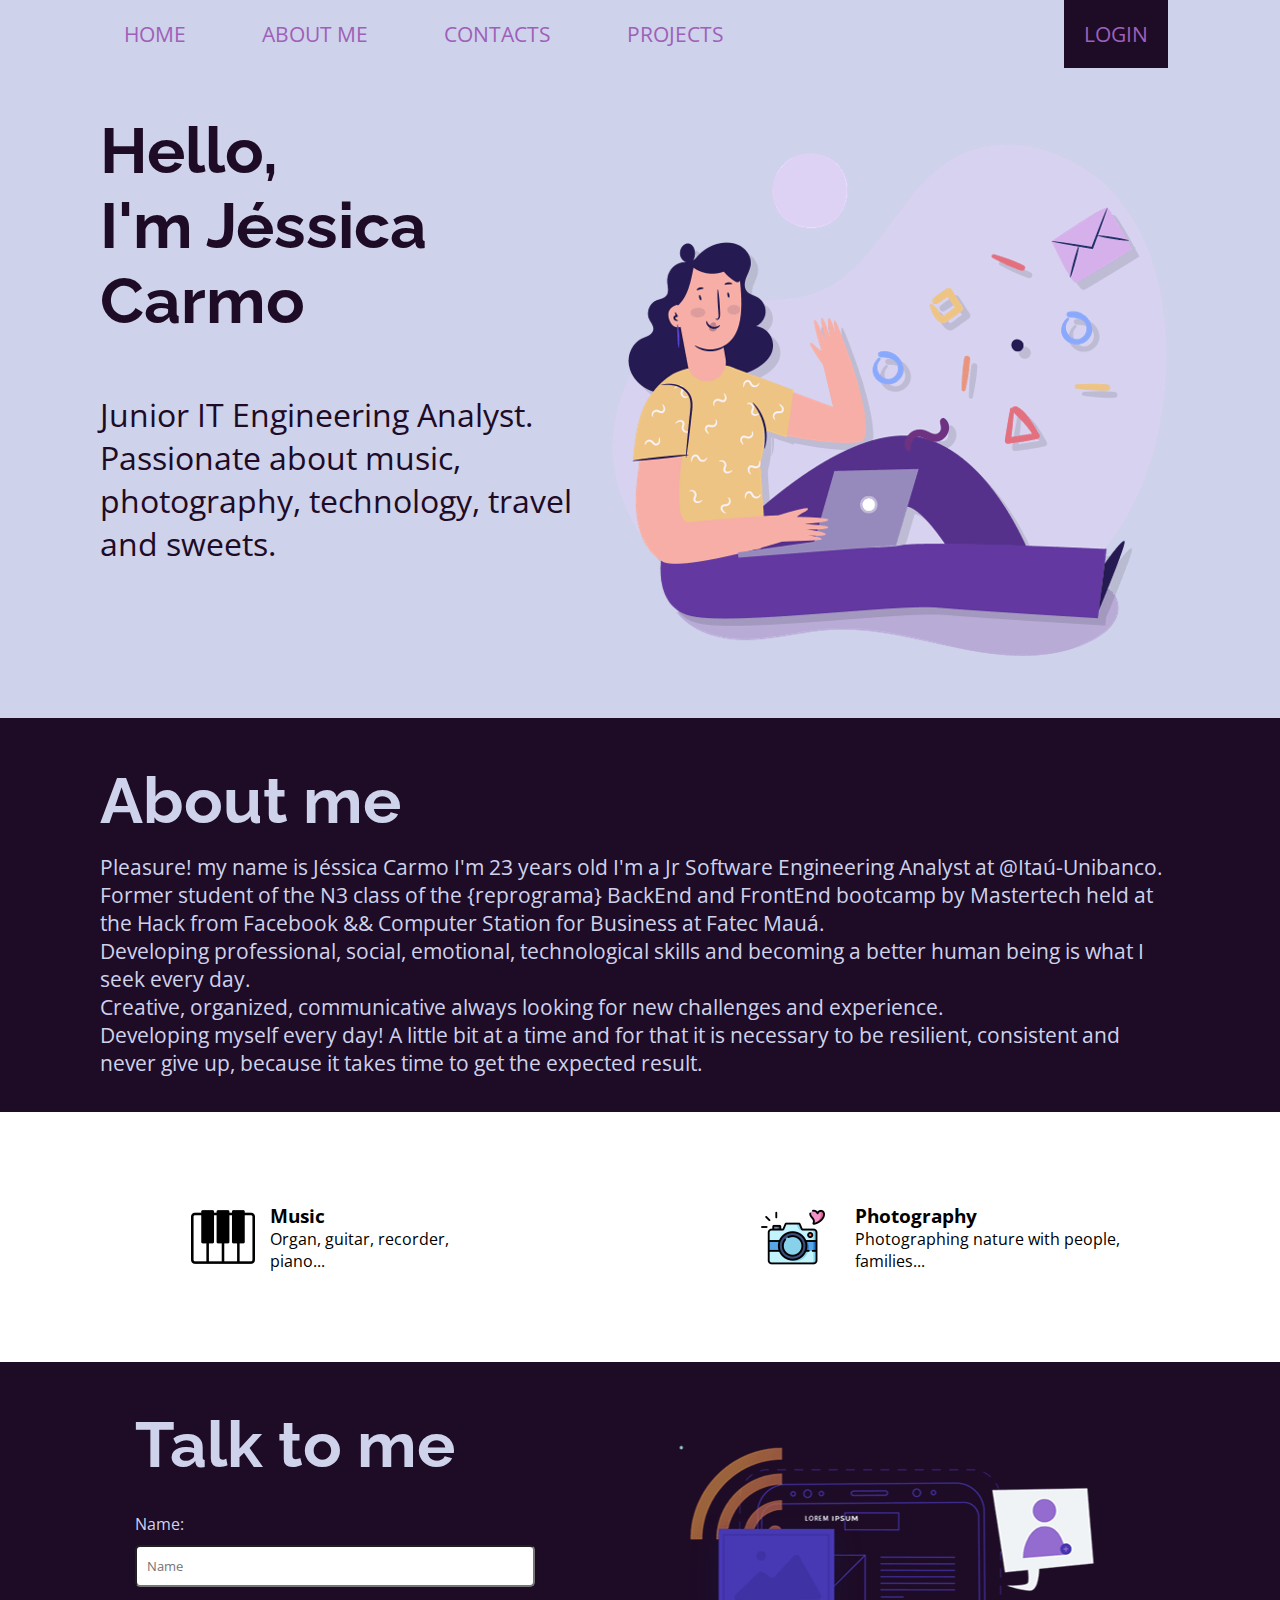
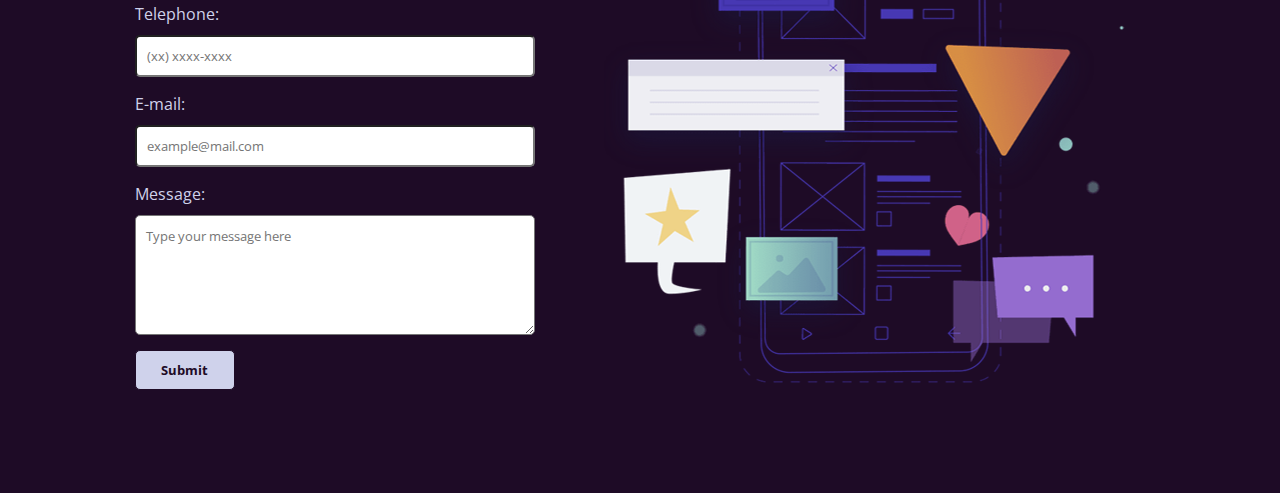
<file: index.html>
<!DOCTYPE html>
<html lang="pt-br">

<head>
    <meta charset="UTF-8">
    <meta http-equiv="X-UA-Compatible" content="IE=edge">
    <meta name="viewport" content="width=device-width, initial-scale=1.0">
    <title>Projeto HTML, CSS & JS</title>
    <link rel="stylesheet" href="css/style.css">
</head>

<main>

    <body>
        <nav id="menu-horizontal">
            <ul>
                <li>
                    <a href="index.html">HOME</a>
                </li>

                <li>
                    <a href="#about-me">ABOUT ME</a>
                </li>

                <li>
                    <a href="#talk-to-me">CONTACTS</a>
                </li>

                <li>
                    <a href="projects/projects.html">PROJECTS</a>
                </li>

                <li>
                    <a href="login">LOGIN</a>
                </li>
            </ul>
        </nav>

        <div class="home">
            <div class="left-column">
                <h1 class="home-title">Hello, <br> I'm Jéssica Carmo</h1>
                <div class="divider"></div>
                <p class="home-paragraph">Junior IT Engineering Analyst. Passionate about music, photography,
                    technology,
                    travel and sweets.</p>
            </div>
            <picture class="home-image">
                <img src="images/imagem01.png" alt="imagem ilustrativa mulher com notebook">
            </picture>
        </div>

        <div id="about-me" class="about-me">
            <h2 class="about-title">About me</h2>
            <p class="about-paragraph">Pleasure! my name is Jéssica Carmo I'm 23 years old I'm a Jr Software Engineering
                Analyst at @Itaú-Unibanco.</p>
            <p class="about-paragraph">Former student of the N3 class of the {reprograma} BackEnd and FrontEnd bootcamp
                by
                Mastertech held at the Hack from Facebook && Computer Station for Business at Fatec Mauá.</p>
            <!-- <div class="divider"></div> -->
            <p class="about-paragraph">Developing professional, social, emotional, technological skills and becoming a
                better human being is what I seek every day.</p>
            <!-- <div class="divider"></div> -->
            <p class="about-paragraph">Creative, organized, communicative always looking for new challenges and
                experience.</p>
            <p class="about-paragraph">Developing myself every day! A little bit at a time and for that it is necessary
                to be resilient, consistent and never give up, because it takes time to get the expected result.</p>
            <!-- <div class="divider"></div> -->
        </div>

        <div class="card-block">
            <div class="cards">
                <img src="images/icone-piano.png" alt="icone teclas do piano">
                <div class="cards-text">
                    <h3>Music</h3>
                    <p>Organ, guitar, recorder, piano...</p>
                </div>
            </div>
            <div class="cards">
                <img src="images/icone-camera.png" alt="icone câmera fotografica">
                <div class="cards-text">
                    <h3>Photography</h3>
                    <p>Photographing nature with people, families...</p>
                </div>
            </div>
        </div>

        <div class="contacts">
            <form name="contacts-form">
                <h2 id="talk-to-me" class="contact-title">Talk to me</h2>

                <div>
                    <div class="label">
                        <label for="name">Name:</label>
                    </div>
                    <input type="text" id="nomeid" placeholder="Name" required="required" name="name" />
                </div>

                <div>
                    <div class="label">
                        <label for="phone">Telephone:</label>
                    </div>
                    <input type="tel" id="foneid" placeholder="(xx) xxxx-xxxx" name="phone" />
                </div>

                <div>
                    <div class="label">
                        <label for="email">E-mail:</label>
                    </div>
                    <input type="email" id="emailid" placeholder="example@mail.com" name="email" />
                </div>

                <div>
                    <div class="label">
                        <label for="message">Message:</label>
                    </div>
                    <textarea placeholder="Type your message here"></textarea>
                </div>

                <input type="submit" class="submit" onclick="Enviar();" value="Submit" />
            </form>

            <picture class="contact-image">
                <img src="images/imagem02.png" alt="imagem ilustrativa de um celular">
            </picture>
        </div>
    </body>
</main>

</html>
</file>
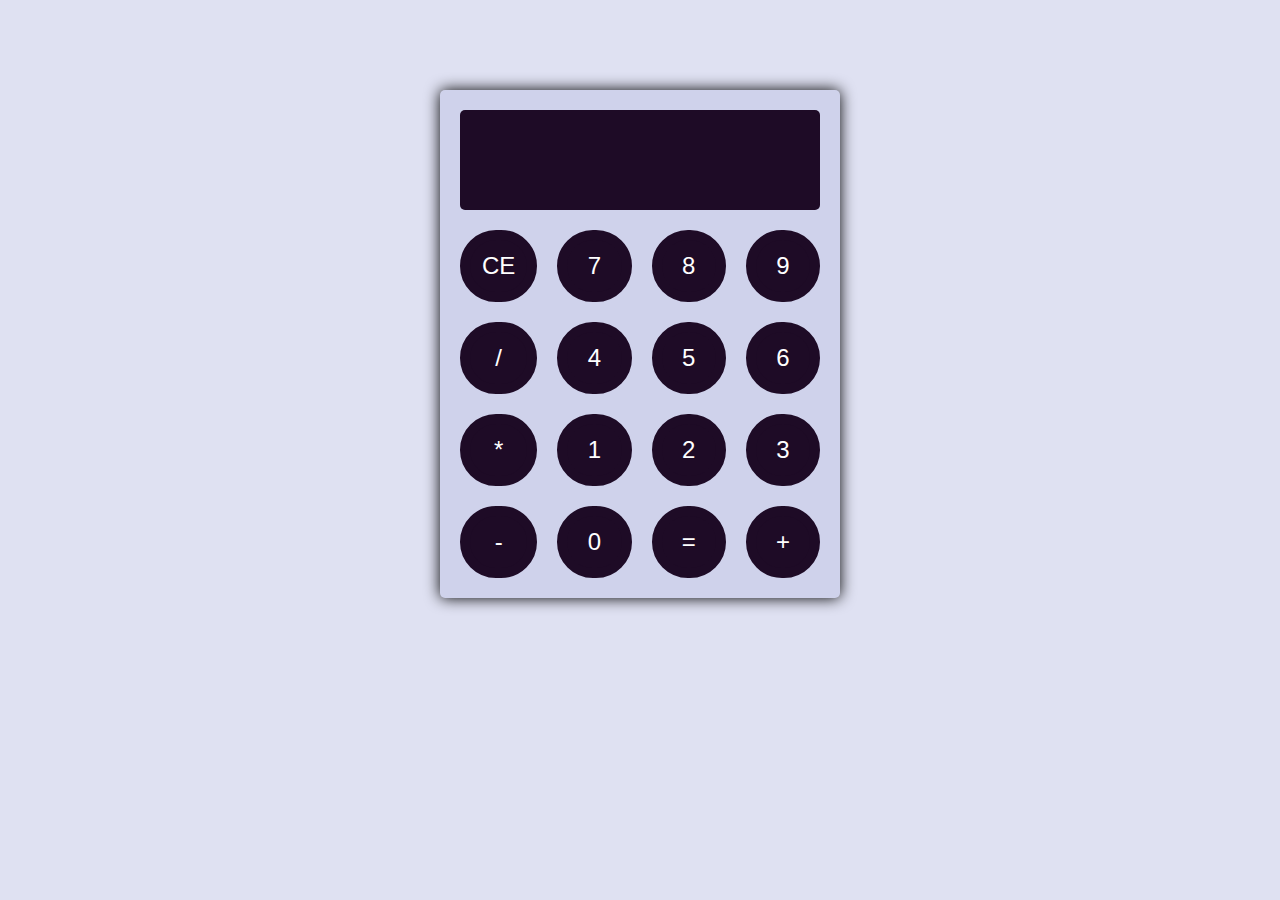
<file: projects/calculator/index.html>
<!DOCTYPE html>
<html lang="pt-BR">
<head>
    <meta charset="UTF-8">
    <meta http-equiv="X-UA-Compatible" content="IE=edge">
    <meta name="viewport" content="width=device-width, initial-scale=1.0">
    <link rel="icon" href="favicon-calculator.jpg">
    <link rel="stylesheet" href="style.css">
    <title>Calculadora</title>
</head>
<body>
    <div class="calculator">
        <div class="display" id="display"></div>
        <div class="calculator-buttons">
            <button id="limparDisplay">CE</button>
            <button id="tecla7">7</button>
            <button id="tecla8">8</button>
            <button id="tecla9">9</button>
            <button id="operadorDividir">/</button>
            <button id="tecla4">4</button>
            <button id="tecla5">5</button>
            <button id="tecla6">6</button>
            <button id="operadorMultiplicar">*</button>
            <button id="tecla1">1</button>
            <button id="tecla2">2</button>
            <button id="tecla3">3</button>
            <button id="operadorSubtrair">-</button>
            <button id="tecla0">0</button>
            <button id="igual">=</button>
            <button id="operadorAdicionar">+</button>
        </div>
    </div>
    <script src="calculadora.js"></script>
</body>
</html>
</file>
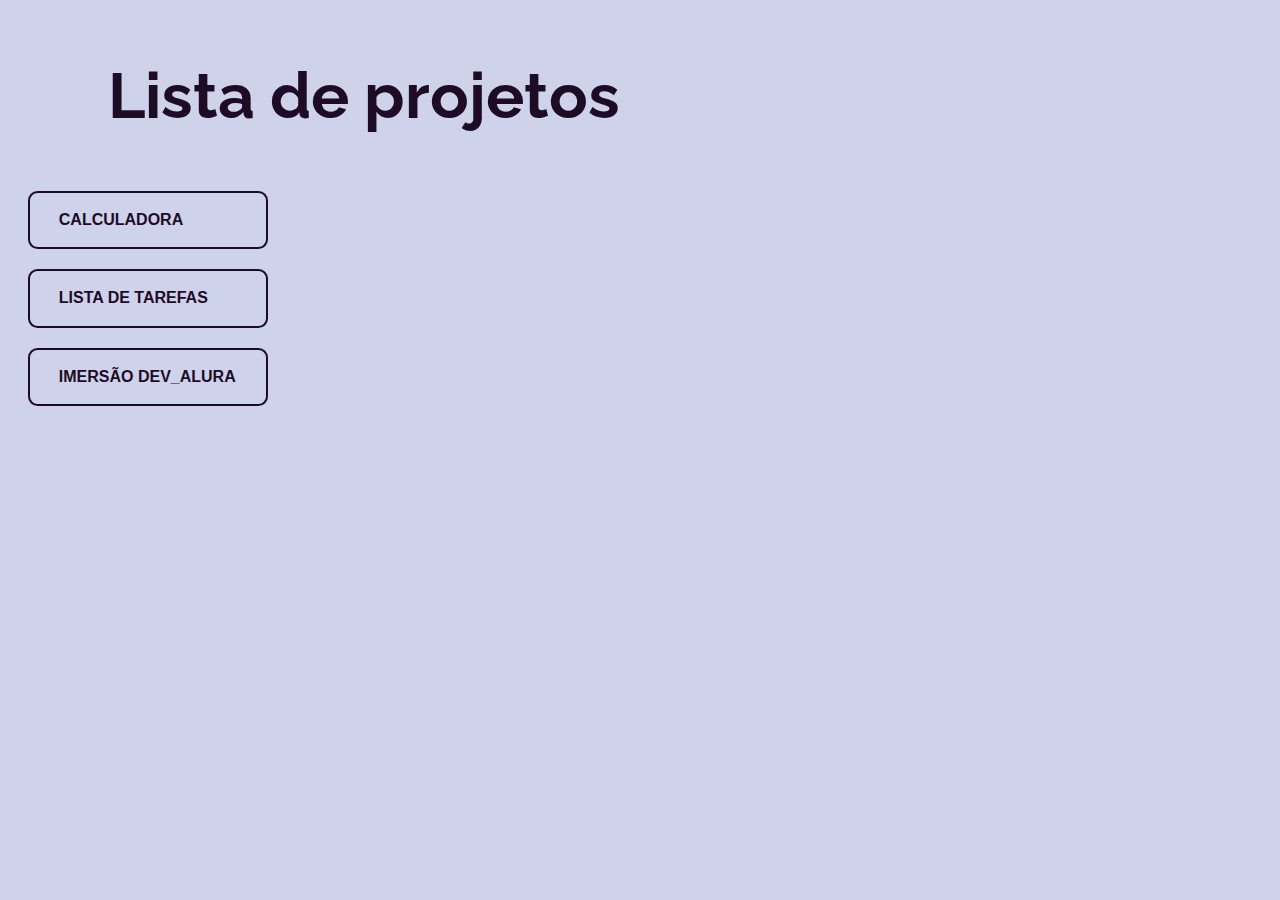
<file: projects/projects.html>
<!DOCTYPE html>
<html lang="pt-br">
<head>
    <meta charset="UTF-8">
    <meta http-equiv="X-UA-Compatible" content="IE=edge">
    <meta name="viewport" content="width=device-width, initial-scale=1.0">
    <title>Document</title>
    <link rel="stylesheet" href="style.css">
</head>

<body>
    
    <h1 class="title">Lista de projetos</h1>
    <a href="calculator/index.html" class="btn-decoration"><button class="btn first">Calculadora</button></a>
    <a href="to-do/index.html" class="btn-decoration"><button class="btn first">Lista de tarefas</button></a>

    <a href="imersaoDev-Alura/conversorDeMoedas/conversorDeMoedas.html" class="btn-decoration"><button class="btn first">Imersão dev_Alura</button></a>

</body>
</html>
</file>
<file: css/style.css>
@import url('https://fonts.googleapis.com/css2?family=Open+Sans&display=swap');
@import url('https://fonts.googleapis.com/css2?family=Paytone+One&family=Raleway:wght@300;600;700;800&family=Special+Elite&display=swap');


* {
    margin: 0 auto;
    box-sizing: border-box;
    font-family: 'Open Sans', sans-serif;
}

body{
    min-height: 100vh;
    min-width: 100vw;
}

main {
    flex-direction: column;
    align-items: center;
    justify-content: center;    
}

#menu-horizontal {
    background-color: #CFD2EB;
}

#menu-horizontal ul {
    margin-left: 3rem;
    margin-right: 6rem;
}

#menu-horizontal ul li {
    display: inline;
}

#menu-horizontal ul li a {
    color: #9e60b9;
    padding: 20px;
    display: inline-block;
    text-decoration: none;
    transition: background .4s;
    font-size: 1.3rem;
    margin-left: 1rem;
    margin-right: 1rem;
}

#menu-horizontal ul li a:hover {
    background-color: #1E0B26;
}

#menu-horizontal ul li:last-child a {
    float: right;
    background-color: #1E0B26;
}

.home {
    padding-left: 100px;
    padding-right: 100px;
    padding-top: 30px;
    padding-bottom: 35px;
    background-color: #CFD2EB;
    color: #1E0B26;
    display: flex;
}

.home-title{
    font-family: 'Raleway', sans-serif;
    font-size: 4rem;
    display: inline-block;
    padding-bottom: 15px;
    padding-top: 15px;
    align-items: center;
}

.home-image {
    display: inline-block;
}

.home-paragraph{
    font-size: 2rem;
}

.about-me {
    font-family: 'Raleway', sans-serif;
    padding-left: 100px;
    padding-right: 100px;
    padding-top: 30px;
    padding-bottom: 35px;
    background-color: #1E0B26;
    color: #CFD2EB;
}

.divider{
    height: 40px;
}

.about-title{
    font-family: 'Raleway', sans-serif;
    font-size: 4rem;
    display: inline-block;
    padding-bottom: 15px;
    padding-top: 15px;
    align-items: center;
}

.about-paragraph{
    font-size: 1.3rem;
}

.card-block {
    min-width: 300px;
    background: white;
    margin: 0 auto;
    border-radius: 8px;
    z-index: 10;
    padding: 50px;
    display: grid;
    grid-template-columns: repeat(auto-fill, minmax(420px, 1fr));
    grid-gap: 30px;
}

.cards {
    max-width: 420px;
    height: 150px;
    display: flex;
    flex-direction: row;
    align-items: center;
    justify-content: space-around;
}

.cards-text {
    max-width: 70%;
    margin: 5px; 
}

.contacts {
    font-family: 'Times New Roman', Times, serif;
    padding-left: 100px;
    padding-right: 100px;
    padding-top: 30px;
    padding-bottom: 35px;
    background-color: #1E0B26;
    color: #CFD2EB;
    display: flex;
}

.contact-image{
    display: inline-block;
}

.contact-title {
    font-family: 'Raleway', sans-serif;
    font-size: 4rem;
    display: inline-block;
    padding-bottom: 15px;
    padding-top: 15px;
    align-items: center;
}

input,
textarea {
    padding: 10px;
    margin-top: 10px;
    border-radius: 5px;
    width: 25rem;
}

.label{
    margin-top: 1rem;
}

.submit {
    background-color: #CFD2EB;
    height: 40px;
    width: 100px;
    font-weight: bold;
    border-radius: 5px;
    -webkit-border-radius: 5px;
    -moz-border-radius: 5px;
    border: 1px solid;
    color: #1E0B26;
}

textarea {
    width: 400px;
    height: 120px;
    line-height: 20px;
    max-width: 400px;
}

.title-forms {
    align-items: flex-start;
}

@media only screen and (min-width: 900px) and (max-width: 1200px) {

}

@media only screen and (max-width: 900px) and (min-width: 450px){

    main {
        width: 100vw;
    }
    #menu-horizontal ul {
        margin-left: 1rem;
        margin-right: 3rem;
    }
    #menu-horizontal ul li a {
        padding: 10px;
    }

    img {
        display: none;
        visibility: hidden;
    }

}

@media only screen and (min-width: 449px) and (max-width: 899px) {

    #menu-horizontal ul {
        margin-left: 0rem;
        margin-right: 3rem;
    }
    #menu-horizontal ul li a {
        padding: 3px;
        font-size: 1.0rem;
        margin-left: 0.5rem;
        margin-right: 0.5rem;
    }

    img {
        display: none;
        visibility: hidden;
    }

}

@media only screen and (min-width: 300px) and (max-width: 896px) {

    #menu-horizontal ul {
        margin-left: 0rem;
        margin-right: 1rem;
    }
    #menu-horizontal ul li a {
        padding: 3px;
        font-size: 1.0rem;
        margin-left: 0.5rem;
        margin-right: 0.5rem;
    }

    img {
        display: none;
        visibility: hidden;
    }

    .home {
        padding-left: 50px;
        padding-right: 50px;
        padding-top: 30px;
        padding-bottom: 50px;
    }
    .home-title {
        font-family: 'Raleway', sans-serif;
        font-size: 3.5rem;
        padding-bottom: 10px;
        padding-top: 10px;
    }
    .home-paragraph {
        font-size: 1.5rem;
    }
    

    .about-me {
        padding-left: 50px;
        padding-right: 50px;
        padding-bottom: 50px;
    }
    .about-title {
        font-size: 3.5rem;
    }

    .card-block {
        min-width: 300px;
        background: white;
        margin: 0 auto;
        border-radius: 8px;
        z-index: 10;
        padding: 5px;
        display: grid;
        grid-template-columns: repeat(auto-fill, minmax(380px, 1fr));
        grid-gap: 0px;
    }
    .cards {
        max-width: 330px;
        height: 100px;
    }
    
    .contacts {
        padding-left: 50px;
        padding-right: 50px;
        padding-bottom: 50px;
    }
    .contact-title {
        font-family: 'Raleway', sans-serif;
        font-size: 3.5rem;
    }
    input,
    textarea {
        padding: 10px;
        margin-top: 10px;
        border-radius: 5px;
        width: 20rem;
    }
}
</file>
<file: projects/calculator/style.css>
* {
    margin: 0;
    padding: 0;
    box-sizing: border-box;
}

body{
    background-color: #cfd2eba8;
    padding: 90px 0;
}

.calculator {
    width: 400px;
    margin: 0 auto;
    background-color: #CFD2EB;
    padding: 20px;
    border-radius: 5px;
    box-shadow: 0 0 15px black;
}

.display{
    display: flex;
    justify-content: flex-end;
    width: 100%;
    height: 100px;
    margin-bottom: 20px;
    padding: 15px;
    background-color: #1E0B26;
    color: white;
    font: normal 4rem serif;
    overflow: hidden;
    border-radius: 5px;
}

.calculator-buttons{
    display: grid;
    grid-template-columns: 1fr 1fr 1fr 1fr;
    grid-gap: 20px;
}

.calculator button{
    background-color: #1E0B26;
    color: white;
    padding: 12px;
    border-radius: 100px;
    font-size: 1.5rem;
    outline: none;
    cursor: pointer;
    border: 10px solid #1E0B26;
}

button:hover{
    background-color: #CFD2EB;
    color: black;
}
</file>
<file: projects/style.css>
@import url('https://fonts.googleapis.com/css2?family=Paytone+One&family=Raleway:wght@300;600;700;800&family=Special+Elite&display=swap');

* {
    background-color: #CFD2EB;
}

.title {
    font-family: 'Raleway', sans-serif;
    font-size: 4rem;
    padding-left: 100px;
    padding-right: 100px;
    padding-top: 15px;
    padding-bottom: 15px;
    color: #1E0B26;
}

.btn {
    box-sizing: border-box;
    appearance: none;
    background-color: transparent;
    border: 2px solid #1E0B26;
    border-radius: 0.6em;
    color: #1E0B26;
    cursor: pointer;
    display: flex;
    align-self: center;
    font-size: 1rem;
    line-height: 1;
    margin: 20px;
    padding: 1.2em 1.8em;
    text-decoration: none;
    text-align: center;
    text-transform: uppercase;
    font-family: 'Montserrat', sans-serif;
    font-weight: 700;
    width: 15rem;
  }
  .btn:hover, .btn:focus {
    color: #ffffff;
    outline: 0;
  }

  .btn-decoration {
    text-decoration: none;
  }
  
  .first {
    transition: box-shadow 300ms ease-in-out, color 300ms ease-in-out;
  }
  .first:hover {
    box-shadow: 0 0 40px 40px #1E0B26 inset;
  }
 
@media only screen and (min-width: 414px) and (max-width: 896px) {

  .title{

    padding-left: 30px;
    color: #1E0B26;
  }
}
</file>
